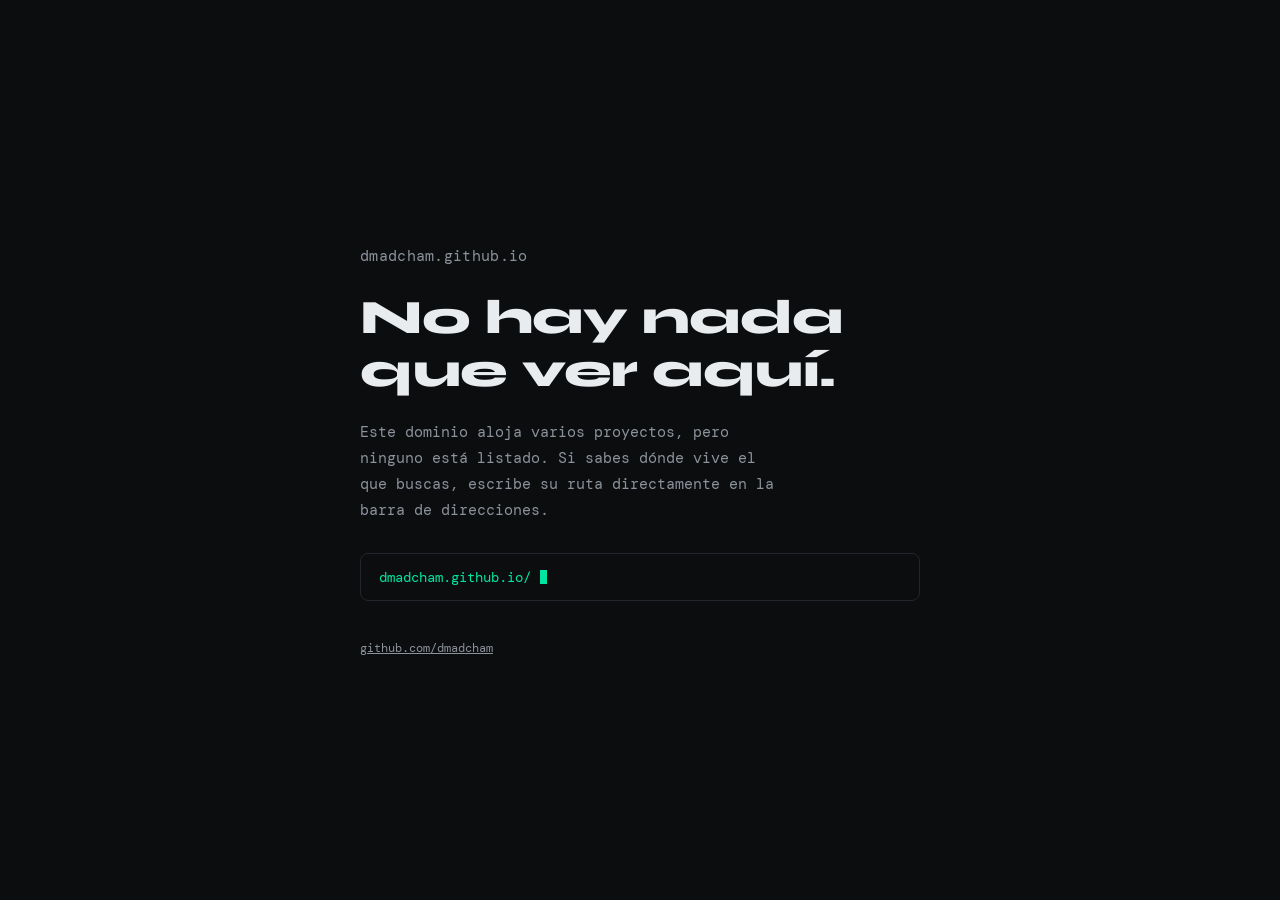
<file: index.html>
<!DOCTYPE html>
<html lang="es">
<head>
<meta charset="UTF-8">
<meta name="viewport" content="width=device-width, initial-scale=1.0">
<title>Diego</title>
<link rel="preconnect" href="https://fonts.googleapis.com">
<link rel="preconnect" href="https://fonts.gstatic.com" crossorigin>
<link href="https://fonts.googleapis.com/css2?family=Syne:wght@500;700;800&family=DM+Mono:wght@400;500&display=swap" rel="stylesheet">
<style>
  :root {
    --bg: #0c0d0f;
    --line: #22252b;
    --accent: #00e5a0;
    --text: #e9ecef;
    --text-dim: #8b929c;
  }

  * { box-sizing: border-box; }

  html, body {
    margin: 0;
    padding: 0;
    background: var(--bg);
    color: var(--text);
    font-family: 'DM Mono', monospace;
    min-height: 100vh;
  }

  body {
    display: flex;
    align-items: center;
    justify-content: center;
    padding: 6vh 6vw;
  }

  .wrap {
    width: 100%;
    max-width: 560px;
    text-align: left;
  }

  .eyebrow {
    color: var(--accent);
    font-size: 0.85rem;
    letter-spacing: 0.02em;
    margin: 0 0 0.6rem 0;
  }

  h1 {
    font-family: 'Syne', sans-serif;
    font-weight: 800;
    font-size: clamp(2rem, 5.5vw, 3rem);
    line-height: 1.1;
    margin: 0 0 1.4rem 0;
    letter-spacing: -0.01em;
  }

  .wrap p {
    color: var(--text-dim);
    font-size: 0.95rem;
    line-height: 1.7;
    max-width: 46ch;
    margin: 0 0 1.4rem 0;
  }

  .barra {
    display: flex;
    align-items: center;
    gap: 0.6rem;
    border: 1px solid var(--line);
    border-radius: 8px;
    padding: 0.9rem 1.1rem;
    margin: 1.8rem 0;
    color: var(--text-dim);
    font-size: 0.9rem;
  }

  .barra .prompt {
    color: var(--accent);
  }

  .barra .cursor {
    display: inline-block;
    width: 7px;
    height: 1em;
    background: var(--accent);
    animation: blink 1s step-end infinite;
    vertical-align: middle;
  }

  @keyframes blink {
    50% { opacity: 0; }
  }

  footer {
    margin-top: 2.4rem;
    color: var(--text-dim);
    font-size: 0.75rem;
  }

  footer a {
    color: var(--text-dim);
  }

  @media (prefers-reduced-motion: reduce) {
    .barra .cursor { animation: none; }
  }
</style>
</head>
<body>
  <div class="wrap">
    <p class="eyebrow">dmadcham.github.io</p>
    <h1>No hay nada que ver aquí.</h1>
    <p>Este dominio aloja varios proyectos, pero ninguno está listado. Si sabes dónde vive el que buscas, escribe su ruta directamente en la barra de direcciones.</p>

    <div class="barra">
      <span class="prompt">dmadcham.github.io/</span><span class="cursor"></span>
    </div>

    <footer>
      <a href="https://github.com/dmadcham">github.com/dmadcham</a>
    </footer>
  </div>
</body>
</html>
</file>
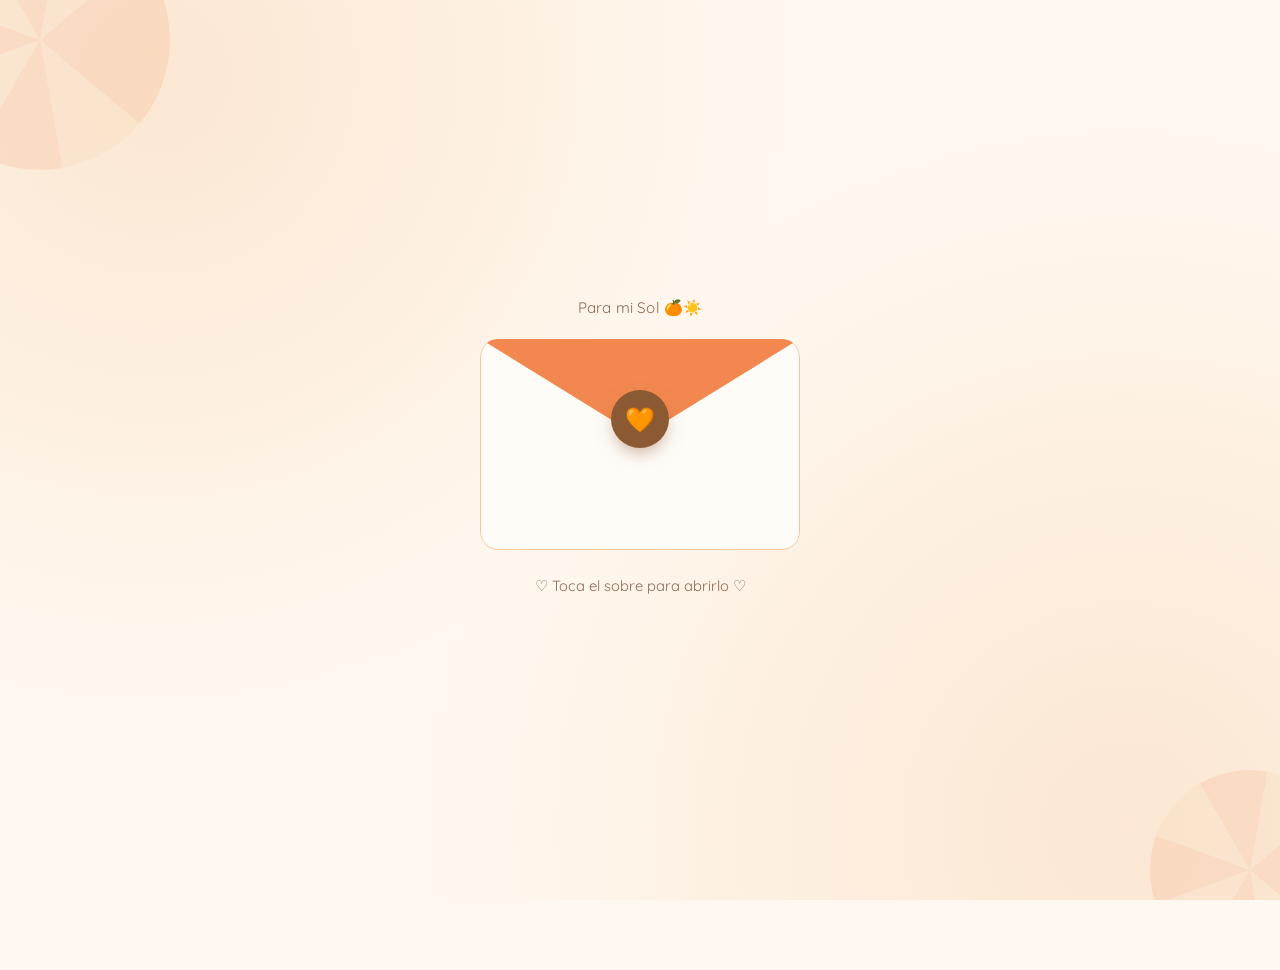
<file: cumplesol/index.html>
<!DOCTYPE html>
<html lang="es">
<head>
<meta charset="UTF-8">
<meta name="viewport" content="width=device-width, initial-scale=1.0, viewport-fit=cover">
<title>Para Sol 🍊</title>
<meta name="theme-color" content="#FFF8F0">
<link rel="preconnect" href="https://fonts.googleapis.com">
<link rel="preconnect" href="https://fonts.gstatic.com" crossorigin>
<link href="https://fonts.googleapis.com/css2?family=Fraunces:ital,opsz,wght@0,9..144,400;0,9..144,500;0,9..144,600;1,9..144,500&family=Quicksand:wght@400;500;600;700&display=swap" rel="stylesheet">
<style>
  :root{
    --cream:#FFF8F0;
    --cream-alt:#FFFCF8;
    --peach:#F2884F;
    --peach-light:#F5C79A;
    --peach-pale:#FBE7D2;
    --terracotta:#8C5A32;
    --terracotta-dark:#5C3A20;
    --text-main:#4A3324;
    --text-soft:#8C6A52;
    --shadow: 0 20px 45px -20px rgba(120,70,30,0.35);
  }

  *{box-sizing:border-box; -webkit-tap-highlight-color: transparent;}
  html{
    -webkit-text-size-adjust: 100%;
    text-size-adjust: 100%;
    overflow-x: hidden;
    width: 100%;
  }
  body{
    margin:0;
    min-height:100vh;
    width: 100%;
    max-width: 100vw;
    background: radial-gradient(circle at 12% 8%, var(--peach-pale) 0%, transparent 45%),
                radial-gradient(circle at 88% 92%, var(--peach-pale) 0%, transparent 50%),
                var(--cream);
    color: var(--text-main);
    font-family:'Quicksand', sans-serif;
    overflow-x:hidden;
    position: relative;
    -webkit-font-smoothing: antialiased;
  }

  h1,h2,h3, .display{
    font-family:'Fraunces', serif;
    font-weight:600;
    line-height:1.15;
    margin:0;
  }

  .screen{
    min-height:100vh;
    width:100%;
    max-width: 100vw;
    display:none;
    align-items:center;
    justify-content:center;
    padding: calc(32px + env(safe-area-inset-top)) calc(18px + env(safe-area-inset-right)) calc(40px + env(safe-area-inset-bottom)) calc(18px + env(safe-area-inset-left));
    position:relative;
    overflow-x: hidden;
  }
  .screen.active{ display:flex; }

  .decor-orange{
    position:absolute;
    border-radius:50%;
    background: conic-gradient(from 90deg, var(--peach) 0deg 40deg, var(--peach-light) 40deg 80deg, var(--peach) 80deg 120deg, var(--peach-light) 120deg 160deg, var(--peach) 160deg 200deg, var(--peach-light) 200deg 240deg, var(--peach) 240deg 280deg, var(--peach-light) 280deg 320deg, var(--peach) 320deg 360deg);
    opacity:0.14;
    filter: blur(0.5px);
    pointer-events:none;
    z-index:0;
  }

  /* ---------- ENVELOPE ---------- */
  .envelope-wrap{ text-align:center; max-width: 480px; }
  .envelope-label{
    font-size: 0.95rem;
    color: var(--text-soft);
    margin-bottom: 22px;
    letter-spacing: 0.2px;
  }
  .envelope{
    position:relative;
    width: min(78vw, 320px);
    height: calc(min(78vw, 320px) * 0.66);
    margin: 0 auto;
    cursor:pointer;
    -webkit-tap-highlight-color: transparent;
    overflow: hidden;
    border-radius: 18px;
  }
  .env-body{
    position:absolute; inset:0;
    background: var(--cream-alt);
    border: 1.5px solid var(--peach-light);
    border-radius: 18px;
    box-shadow: var(--shadow);
    overflow:hidden;
    z-index:1;
  }
  .env-body::before, .env-body::after{
    content:"";
    position:absolute;
    bottom:0;
    width:0; height:0;
    border-style:solid;
  }
  .env-body::before{
    left:0;
    border-width: 0 0 78px 50%;
    border-color: transparent transparent var(--peach-pale) transparent;
  }
  .env-body::after{
    right:0;
    border-width: 78px 50% 0 0;
    border-color: transparent transparent transparent var(--peach-pale);
  }
  .env-flap{
    position:absolute;
    top:0; left:0; right:0;
    height: 60%;
    background: var(--peach);
    clip-path: polygon(0 0, 100% 0, 50% 78%);
    transform-origin: top center;
    transition: transform 0.9s cubic-bezier(.6,-0.28,.4,1.3);
    z-index:3;
    border-radius: 18px 18px 0 0;
  }
  .envelope.open .env-flap{ transform: rotateX(178deg); }
  .env-seal{
    position:absolute;
    left:50%; top:38%;
    transform: translate(-50%,-50%);
    width:58px; height:58px;
    border-radius:50%;
    background: var(--terracotta);
    display:flex; align-items:center; justify-content:center;
    color:#fff; font-size:1.5rem;
    box-shadow: 0 8px 20px -6px rgba(140,90,50,0.6);
    z-index:4;
    transition: transform 0.35s ease;
  }
  .envelope:hover .env-seal{ transform: translate(-50%,-50%) scale(1.06); }
  .envelope.open .env-seal{ opacity:0; transform: translate(-50%,-50%) scale(0.4); }

  .env-letter-peek{
    position:absolute;
    left:8%; right:8%;
    bottom:8px;
    height:70%;
    background: var(--cream-alt);
    border-radius: 12px 12px 4px 4px;
    box-shadow: 0 -6px 16px -8px rgba(140,90,50,0.25);
    transform: translateY(115%);
    opacity: 0;
    transition: transform 0.7s cubic-bezier(.2,.8,.3,1) 0.25s, opacity 0.3s ease 0.25s;
    z-index:2;
  }
  .envelope.open .env-letter-peek{ transform: translateY(-6%); opacity: 1; }

  .envelope-hint{
    margin-top: 26px;
    font-size: 0.92rem;
    color: var(--text-soft);
  }

  /* ---------- LETTER CARD ---------- */
  .letter-card{
    max-width: 620px;
    width:100%;
    background: var(--cream-alt);
    border-radius: 28px;
    padding: clamp(28px, 5vw, 52px);
    box-shadow: var(--shadow);
    border: 1px solid var(--peach-pale);
    position:relative;
  }
  .letter-title{
    font-size: clamp(1.6rem, 4vw, 2.2rem);
    color: var(--terracotta-dark);
    margin-bottom: 22px;
  }
  .letter-body p{
    font-size: 1.05rem;
    line-height:1.75;
    color: var(--text-main);
    margin: 0 0 18px;
  }
  .letter-sign{
    font-family:'Fraunces', serif;
    font-style: italic;
    font-size: 1.15rem;
    color: var(--terracotta);
    margin-top: 8px;
  }
  .letter-cta{ margin-top: 30px; text-align:center; }

  /* ---------- BUTTONS ---------- */
  .btn{
    font-family:'Quicksand', sans-serif;
    font-weight:600;
    font-size: 1rem;
    border:none;
    border-radius: 999px;
    padding: 14px 30px;
    cursor:pointer;
    transition: transform 0.2s ease, box-shadow 0.2s ease, background 0.2s ease, opacity 0.2s ease;
  }
  .btn-primary{
    background: var(--peach);
    color: #6B3A24;
    box-shadow: 0 10px 24px -10px rgba(140,90,50,0.55);
  }
  .btn-primary:hover:not(:disabled){ transform: translateY(-2px); box-shadow: 0 14px 28px -10px rgba(140,90,50,0.65); }
  .btn-primary:disabled{ opacity:0.45; cursor:not-allowed; box-shadow:none; }
  .btn-text{
    background: transparent;
    color: var(--text-soft);
    padding: 14px 18px;
  }
  .btn-text:hover{ color: var(--terracotta-dark); }
  .btn:focus-visible, .opt-card:focus-visible, .env-seal:focus-visible{
    outline: 3px solid var(--terracotta-dark);
    outline-offset: 3px;
  }

  /* ---------- STEP FORM ---------- */
  .step-wrap{ max-width: 640px; width:100%; }
  .progress-row{
    display:flex; align-items:center; justify-content:center;
    gap: 10px; margin-bottom: 30px;
  }
  .prog-dot{
    width: 30px; height:30px; border-radius:50%;
    display:flex; align-items:center; justify-content:center;
    font-size:0.85rem; font-weight:600;
    background: var(--cream-alt); color: var(--text-soft);
    border: 1.5px solid var(--peach-light);
    transition: all 0.3s ease;
  }
  .prog-dot.done{ background: var(--terracotta); border-color: var(--terracotta); color:#fff; }
  .prog-dot.current{ background: var(--peach); border-color: var(--peach); color:#6B3A24; transform: scale(1.12); }
  .prog-line{ width: 18px; height:2px; background: var(--peach-light); }

  .step-card{
    background: var(--cream-alt);
    border-radius: 26px;
    padding: clamp(24px, 4vw, 40px);
    box-shadow: var(--shadow);
    border: 1px solid var(--peach-pale);
  }
  .step-title{
    font-size: clamp(1.3rem, 3.4vw, 1.7rem);
    color: var(--terracotta-dark);
    margin-bottom: 4px;
  }
  .step-sub{
    color: var(--text-soft);
    font-size: 0.95rem;
    margin-bottom: 24px;
  }

  .opt-grid{
    display:grid;
    grid-template-columns: 1fr;
    gap: 14px;
  }
  .opt-card{
    display:flex;
    align-items:flex-start;
    gap: 14px;
    text-align:left;
    background: var(--cream);
    border: 1.5px solid var(--peach-pale);
    border-radius: 18px;
    padding: 16px 18px;
    cursor:pointer;
    transition: transform 0.18s ease, border-color 0.18s ease, background 0.18s ease, box-shadow 0.18s ease;
    font-family:'Quicksand', sans-serif;
  }
  .opt-card:hover{ transform: translateY(-2px); box-shadow: 0 12px 22px -14px rgba(140,90,50,0.4); }
  .opt-card.selected{
    background: var(--peach-pale);
    border-color: var(--terracotta);
    box-shadow: 0 10px 22px -12px rgba(140,90,50,0.45);
  }
  .opt-icon{ font-size: 1.6rem; line-height:1; margin-top:2px; }
  .opt-title{ font-weight:700; color: var(--text-main); margin-bottom:3px; font-size: 1.02rem; }
  .opt-desc{ font-size: 0.9rem; color: var(--text-soft); line-height:1.4; }

  .step-nav{
    display:flex; justify-content:space-between; align-items:center;
    margin-top: 28px;
  }

  /* ---------- SUMMARY ---------- */
  .summary-list{ display:flex; flex-direction:column; gap:12px; margin: 22px 0 30px; }
  .summary-item{
    display:flex; justify-content:space-between; align-items:center;
    gap: 12px;
    background: var(--cream);
    border: 1.5px solid var(--peach-pale);
    border-radius: 16px;
    padding: 14px 18px;
  }
  .summary-item .label{ font-size:0.8rem; color: var(--text-soft); margin-bottom:2px;}
  .summary-item .value{ font-weight:700; color: var(--text-main); font-size:0.98rem;}
  .summary-item button{
    background:none; border:none; color: var(--terracotta-dark);
    font-family:'Quicksand',sans-serif; font-weight:600; font-size:0.85rem;
    cursor:pointer; white-space:nowrap;
  }
  .summary-item button:hover{ text-decoration: underline; }

  /* ---------- CONFIRMATION ---------- */
  .confetti-piece{
    position:fixed; top:0; left:0;
    font-size: 1.2rem;
    pointer-events:none;
    z-index: 60;
    will-change: transform, opacity;
  }
  @keyframes fall{
    0%{ transform: translate(var(--x0), -10vh) rotate(0deg); opacity:1; }
    100%{ transform: translate(var(--x1), 110vh) rotate(var(--rot)); opacity:0.9; }
  }

  .confirm-card{
    max-width: 480px; width:100%;
    background: var(--cream-alt);
    border-radius: 28px;
    padding: clamp(30px, 6vw, 48px);
    text-align:center;
    box-shadow: var(--shadow);
    border: 1px solid var(--peach-pale);
  }
  .confirm-emoji{ font-size: 3rem; margin-bottom: 10px; }
  .confirm-title{ font-size: clamp(1.4rem,4vw,1.8rem); color: var(--terracotta-dark); margin-bottom: 14px; }
  .confirm-text{ font-size:1.02rem; line-height:1.7; color: var(--text-main); margin-bottom: 8px;}

  @media (min-width: 600px){
    .opt-grid{ grid-template-columns: 1fr 1fr 1fr; }
    .opt-card{ flex-direction:column; align-items:flex-start; }
  }

  @media (prefers-reduced-motion: reduce){
    *{ animation-duration: 0.001ms !important; transition-duration: 0.001ms !important; }
  }
</style>
</head>
<body>

<div class="decor-orange" style="width:260px;height:260px;top:-90px;left:-90px;"></div>
<div class="decor-orange" style="width:200px;height:200px;bottom:-70px;right:-70px;"></div>

<!-- SCREEN 0: ENVELOPE -->
<section class="screen active" id="screen-envelope">
  <div class="envelope-wrap">
    <p class="envelope-label">Para mi Sol 🍊☀️</p>
    <div class="envelope" id="envelope" role="button" tabindex="0" aria-label="Abrir el sobre">
      <div class="env-letter-peek"></div>
      <div class="env-body"></div>
      <div class="env-flap"></div>
      <div class="env-seal">🧡</div>
    </div>
    <p class="envelope-hint">♡ Toca el sobre para abrirlo ♡</p>
  </div>
</section>

<!-- SCREEN 1: LETTER -->
<section class="screen" id="screen-letter">
  <div class="letter-card">
    <h1 class="letter-title">¡Feliz Cumpleaños Mi Amor! 🎂🧡</h1>
    <div class="letter-body">
      <p>Espero que disfrutes muchísimo tu día con tu familia hoy. No he podido prepararte mucha cosita en el poco tiempo que he tenido desde que empezamos esta bonita relación. Pero no quería dejar pasar este día tan importante sin prepararte algo.</p>
      <p>Por eso y porque te amo te preparo esta cartita. Y como sé la ilusión que nos hace a los dos y las ganas que tenemos de vernos y tener nuestra primera e inolvidable cita para cuando por fin vengan esas vacaciones y estés por aquí por Madrid, he preparado un borrador de nuestra primera cita juntos por la ciudad. Pero como quiero que sea 100% a tu gusto, tú tienes la última palabra 🙈.</p>
      <p>Tengo de verdad tantas ganas de vernos, poder abrazarte, besarte y en general estar a tu lado que no aguanto más para dejar todo planeado ya para cuando estés aquí disfrutar como dos niños pequeños muy enamorados.</p>
      <p>Te mereces el mundo entero mi amor, por eso quiero que seas tú la que elige tus opciones favoritas y lo dejamos todo reservado para cuando vengas.</p>
      <p class="letter-sign">Con todo mi cariño y amor, Diego</p>
    </div>
    <div class="letter-cta">
      <button class="btn btn-primary" id="btn-start">Diseñar nuestra cita ✨</button>
    </div>
  </div>
</section>

<!-- SCREEN 2: STEP FORM -->
<section class="screen" id="screen-steps">
  <div class="step-wrap">
    <div class="progress-row" id="progress-row"></div>
    <div class="step-card" id="step-card">
      <!-- rendered by JS -->
    </div>
  </div>
</section>

<!-- SCREEN 3: SUMMARY -->
<section class="screen" id="screen-summary">
  <div class="step-wrap">
    <div class="step-card">
      <h2 class="step-title">Así queda nuestra cita</h2>
      <p class="step-sub">Revisa tus elecciones, puedes cambiar cualquier paso antes de guardarla. No marcar una opción no significa no hacerla nunca, solo eliges que se hará este bonito día.</p>
      <div class="summary-list" id="summary-list"></div>
      <div style="text-align:center;">
        <button class="btn btn-primary" id="btn-save">Guardar nuestra cita ❤︎⁠</button>
        <p style="margin-top:14px; font-size:0.85rem; color:var(--text-soft);">El formulario es orientativo, si en el momento apetece otra cosa fluiremos según el día.</p>
      </div>
    </div>
  </div>
</section>

<!-- SCREEN 4: CONFIRMATION -->
<section class="screen" id="screen-confirm">
  <div class="confirm-card">
    <div class="confirm-emoji">🎉🧡🤎</div>
    <h2 class="confirm-title">¡Plan reservado con éxito!</h2>
    <p class="confirm-text">Deseando verte y disfrutar de la mejor cita del mundo con la mejor chica del mundo.</p>
    <p class="confirm-text">Te quiero mucho. Te espero en el aeropuerto 😉.</p>
  </div>
</section>

<script>
  const steps = [
    {
      title: "Primer destino al amanecer",
      sub: "Paso 1 de 5",
      options: [
        { icon:"🌳", title:"Paseo por parques", desc:"Paseo tranquilito por algún parque bonito." },
        { icon:"🏙️", title:"Callejear por el centro", desc:"Gran Vía, Sol y sus rincones." },
        { icon:"✨", title:"Museos divertidos", desc:"Museo diferente (sentidos, ilusiones, globos...)." }
      ]
    },
    {
      title: "La comida",
      sub: "Paso 2 de 5",
      options: [
        { icon:"🥘", title:"Bar típico", desc:"Sitiecito tradicional, de tapas o raciones." },
        { icon:"🍜", title:"Cocina internacional", desc:"Asiático, latino, hamburguesería... algo chulo." },
        { icon:"🧺", title:"Take Away", desc:"Comida para llevar y comer paseando o en algún banquito, si hace buen tiempo." }
      ]
    },
    {
      title: "Tardeo divertido",
      sub: "Paso 3 de 5",
      options: [
        { icon:"🎳", title:"Bolera/Minigolf + recreativos", desc:"Tarde clásica de recreativos." },
        { icon:"🛍️", title:"Centro comercial", desc:"Pasear viendo tiendas en un sitio fresquito." },
        { icon:"🔥", title:"Combo total", desc:"Pasear por un centro comercial y luego tomar algo o ir a los recress." }
      ]
    },
    {
      title: "El atardecer",
      sub: "Paso 4 de 5",
      options: [
        { icon:"🌇", title:"Rooftop/Sky Bar", desc:"Música, vistas de Madrid y tranquilidad." },
        { icon:"🌅", title:"Atardecer y cena al aire libre", desc:"Ver caer el sol con buenas vistas y algo de cenar o picar tipo picnic." },
        { icon:"🍹", title:"Sitio recogido", desc:"Tomar algo tranquilamente en algun restaurante." }
      ]
    },
    {
      title: "El final del día",
      sub: "Paso 5 de 5",
      options: [
        { icon:"🛋️", title:"Mantita y peli", desc:"Serie, película y relax en casa." },
        { icon:"🎲", title:"Jugar y hablar", desc:"Jugar a algo y charlar." },
        { icon:"💬", title:"Sin prisa", desc:"Simplemente estar tumbados charlando tranquilos." }
      ]
    }
  ];

  const state = { current: 0, choices: [null,null,null,null,null] };

  const screens = {
    envelope: document.getElementById('screen-envelope'),
    letter: document.getElementById('screen-letter'),
    steps: document.getElementById('screen-steps'),
    summary: document.getElementById('screen-summary'),
    confirm: document.getElementById('screen-confirm'),
  };

  function showScreen(name){
    Object.values(screens).forEach(s => s.classList.remove('active'));
    screens[name].classList.add('active');
    window.scrollTo({top:0, behavior:'instant' in window ? 'instant' : 'auto'});
  }

  // Envelope open
  const envelope = document.getElementById('envelope');
  function openEnvelope(){
    if(envelope.classList.contains('open')) return;
    envelope.classList.add('open');
    setTimeout(() => showScreen('letter'), 900);
  }
  envelope.addEventListener('click', openEnvelope);
  envelope.addEventListener('keydown', (e) => { if(e.key === 'Enter' || e.key === ' '){ e.preventDefault(); openEnvelope(); } });

  document.getElementById('btn-start').addEventListener('click', () => {
    state.current = 0;
    renderStep();
    showScreen('steps');
  });

  function renderProgress(){
    const row = document.getElementById('progress-row');
    row.innerHTML = '';
    steps.forEach((_, i) => {
      const dot = document.createElement('div');
      dot.className = 'prog-dot' + (i < state.current ? ' done' : i === state.current ? ' current' : '');
      dot.textContent = i + 1;
      row.appendChild(dot);
      if(i < steps.length - 1){
        const line = document.createElement('div');
        line.className = 'prog-line';
        row.appendChild(line);
      }
    });
  }

  function renderStep(){
    renderProgress();
    const s = steps[state.current];
    const card = document.getElementById('step-card');
    card.innerHTML = `
      <h2 class="step-title">${s.title}</h2>
      <p class="step-sub">${s.sub}</p>
      <div class="opt-grid" id="opt-grid"></div>
      <div class="step-nav">
        <button class="btn btn-text" id="btn-back">${state.current === 0 ? '' : '← Atrás'}</button>
        <button class="btn btn-primary" id="btn-next" disabled>${state.current === steps.length - 1 ? 'Ver resumen' : 'Siguiente'}</button>
      </div>
    `;
    const grid = document.getElementById('opt-grid');
    s.options.forEach((opt, idx) => {
      const btn = document.createElement('button');
      btn.type = 'button';
      btn.className = 'opt-card' + (state.choices[state.current] === idx ? ' selected' : '');
      btn.innerHTML = `<span class="opt-icon">${opt.icon}</span><span><span class="opt-title">${opt.title}</span><br><span class="opt-desc">${opt.desc}</span></span>`;
      btn.addEventListener('click', () => {
        state.choices[state.current] = idx;
        renderStep();
      });
      grid.appendChild(btn);
    });

    const nextBtn = document.getElementById('btn-next');
    nextBtn.disabled = state.choices[state.current] === null;
    nextBtn.addEventListener('click', () => {
      if(state.current === steps.length - 1){
        renderSummary();
        showScreen('summary');
      } else {
        state.current++;
        renderStep();
      }
    });

    const backBtn = document.getElementById('btn-back');
    if(state.current === 0){
      backBtn.style.visibility = 'hidden';
    } else {
      backBtn.addEventListener('click', () => {
        state.current--;
        renderStep();
      });
    }
  }

  function renderSummary(){
    const list = document.getElementById('summary-list');
    list.innerHTML = '';
    steps.forEach((s, i) => {
      const chosen = s.options[state.choices[i]];
      const item = document.createElement('div');
      item.className = 'summary-item';
      item.innerHTML = `
        <div>
          <div class="label">${s.title}</div>
          <div class="value">${chosen.icon} ${chosen.title}</div>
        </div>
        <button type="button">Editar</button>
      `;
      item.querySelector('button').addEventListener('click', () => {
        state.current = i;
        renderStep();
        showScreen('steps');
      });
      list.appendChild(item);
    });
  }

  // Sustituye esta URL por la de tu formulario de Formspree (gratis).
  // Instrucciones al final de la respuesta del chat.
  const FORMSPREE_ENDPOINT = "https://formspree.io/f/mdeopvlj";

  document.getElementById('btn-save').addEventListener('click', () => {
    sendSummaryAutomatically();
    launchConfetti();
    setTimeout(() => showScreen('confirm'), 300);
  });

  function buildSummaryLines(){
    return steps.map((s, i) => {
      const chosen = s.options[state.choices[i]];
      return `${s.title} - ${chosen.title}`;
    });
  }

  function sendSummaryAutomatically(){
    const to = 'madronerochamorrod@gmail.com';
    const subject = 'CITA SOL';
    const lines = buildSummaryLines();
    const body = lines.join('\n');

    if(FORMSPREE_ENDPOINT.includes('TU_ID_AQUÍ')){
      // Formspree aún no está configurado: se abre el correo como copia de seguridad.
      window.location.href = `mailto:${to}?subject=${encodeURIComponent(subject)}&body=${encodeURIComponent(body)}`;
      return;
    }

    fetch(FORMSPREE_ENDPOINT, {
      method: 'POST',
      headers: { 'Accept': 'application/json', 'Content-Type': 'application/json' },
      body: JSON.stringify({ _subject: subject, mensaje: body })
    }).then(response => {
      if(!response.ok){
        return response.json().then(data => {
          console.error('Formspree respondió con error:', response.status, data);
          window.location.href = `mailto:${to}?subject=${encodeURIComponent(subject)}&body=${encodeURIComponent(body)}`;
        });
      }
      console.log('Correo enviado correctamente vía Formspree.');
    }).catch(err => {
      // Si falla el envío automático (sin conexión, dominio no permitido, etc.), copia de seguridad por correo.
      console.error('Fallo de red al contactar Formspree:', err);
      window.location.href = `mailto:${to}?subject=${encodeURIComponent(subject)}&body=${encodeURIComponent(body)}`;
    });
  }

  function launchConfetti(){
    const emojis = ['🧡','🍊','💛','✨','🎉'];
    const count = 46;
    for(let i = 0; i < count; i++){
      const el = document.createElement('div');
      el.className = 'confetti-piece';
      el.textContent = emojis[Math.floor(Math.random() * emojis.length)];
      const startX = Math.random() * 100;
      const drift = (Math.random() * 30 - 15);
      const duration = 2.4 + Math.random() * 1.6;
      const delay = Math.random() * 0.4;
      const rot = Math.random() * 360;
      el.style.left = startX + 'vw';
      el.style.setProperty('--x0', '0px');
      el.style.setProperty('--x1', drift + 'vw');
      el.style.setProperty('--rot', rot + 'deg');
      el.style.animation = `fall ${duration}s ease-in ${delay}s forwards`;
      document.body.appendChild(el);
      setTimeout(() => el.remove(), (duration + delay) * 1000 + 200);
    }
  }
</script>
</body>
</html>
</file>
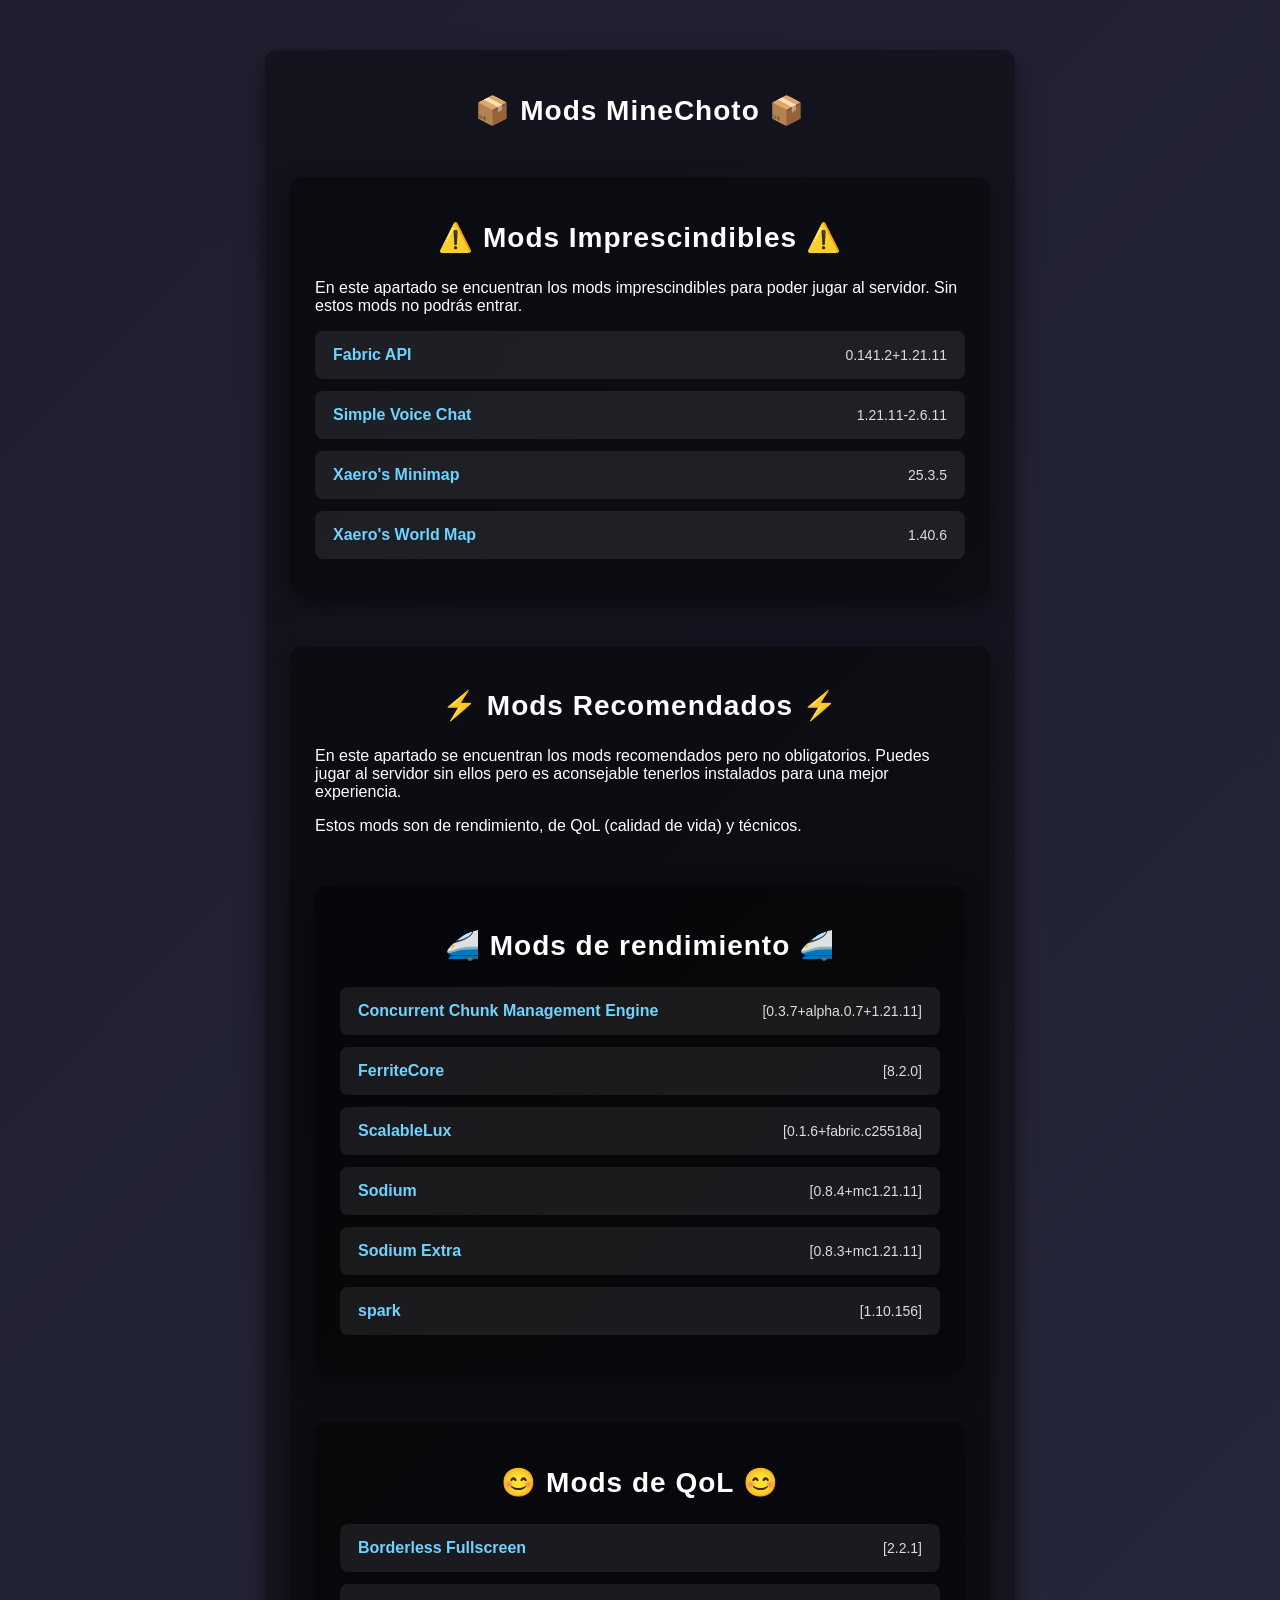
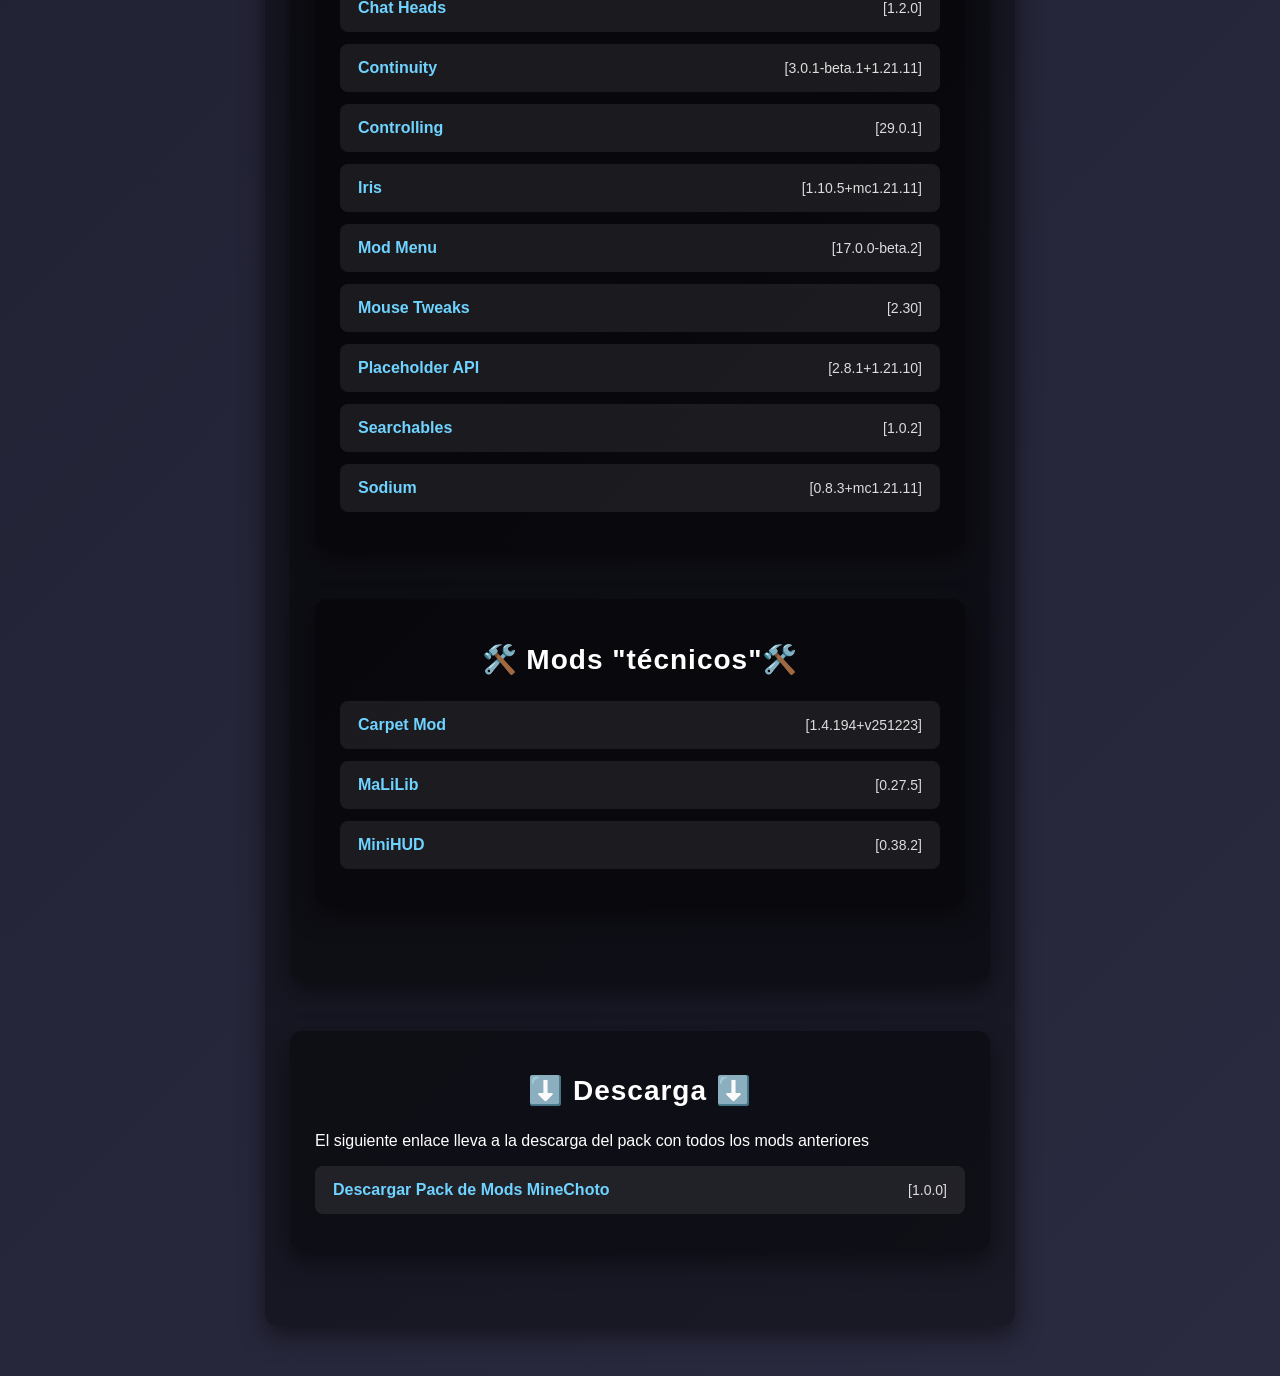
<file: minechoto/index.html>
<!DOCTYPE html>
<html lang="es">

<head>
    <meta charset="UTF-8">
    <title>Lista de Mods de Minecraft</title>

    <style>
        body {
            margin: 0;
            padding: 0;
            font-family: Arial, Helvetica, sans-serif;
            background: linear-gradient(135deg, #1e1e2f, #2a2a40);
            color: #ffffff;
        }

        .container {
            max-width: 700px;
            margin: 50px auto;
            padding: 25px;
            background-color: rgba(0, 0, 0, 0.4);
            border-radius: 12px;
            box-shadow: 0 10px 25px rgba(0, 0, 0, 0.5);
        }

        h1 {
            text-align: center;
            margin-bottom: 25px;
            font-size: 28px;
            letter-spacing: 1px;
        }

        ul {
            list-style: none;
            padding: 0;
            margin: 0;
        }

        li {
            background-color: rgba(255, 255, 255, 0.08);
            margin-bottom: 12px;
            padding: 15px 18px;
            border-radius: 8px;
            display: flex;
            justify-content: space-between;
            align-items: center;
            transition: background-color 0.2s, transform 0.2s;
        }

        li:hover {
            background-color: rgba(255, 255, 255, 0.15);
            transform: scale(1.02);
        }

        a {
            color: #6fd3ff;
            text-decoration: none;
            font-weight: bold;
        }

        a:hover {
            text-decoration: underline;
        }

        .version {
            font-size: 14px;
            opacity: 0.85;
            margin-left: 10px;
            white-space: nowrap;
        }
    </style>
</head>

<body>
    <div class="container">
        <h1>📦 Mods MineChoto 📦</h1>
        <div class="container">
            <h1>⚠️ Mods Imprescindibles ⚠️</h1>
            <p>En este apartado se encuentran los mods imprescindibles para poder jugar al servidor. Sin estos mods no podrás entrar.</p>
            <ul>
                <li>
                    <a href="https://modrinth.com/mod/P7dR8mSH" target="_blank">Fabric API</a>
                    <span class="version">0.141.2+1.21.11</span>
                </li>
                <li>
                    <a href="https://modrinth.com/mod/9eGKb6K1" target="_blank">Simple Voice Chat</a>
                    <span class="version">1.21.11-2.6.11</span>
                </li>
                <li>
                    <a href="https://modrinth.com/mod/1bokaNcj" target="_blank">Xaero's Minimap</a>
                    <span class="version">25.3.5</span>
                </li>
                <li>
                    <a href="https://modrinth.com/mod/NcUtCpym" target="_blank">Xaero's World Map</a>
                    <span class="version">1.40.6</span>
                </li>
            </ul>
        </div>
        <div class="container">
            <h1>⚡ Mods Recomendados ⚡</h1>
            <p>En este apartado se encuentran los mods recomendados pero no obligatorios. Puedes jugar al servidor sin
                ellos pero es aconsejable tenerlos instalados para una mejor experiencia.</p>
            <p>Estos mods son de rendimiento, de QoL (calidad de vida) y técnicos.</p>
            <div class="container">
                <h1>🚄 Mods de rendimiento 🚄</h1>
                <ul>
                    <li>
                        <a href="https://modrinth.com/mod/VSNURh3q" target="_blank">Concurrent Chunk Management
                            Engine</a>
                        <span class="version">[0.3.7+alpha.0.7+1.21.11]</span>
                    </li>
                    <li>
                        <a href="https://modrinth.com/mod/uXXizFIs" target="_blank">FerriteCore</a>
                        <span class="version">[8.2.0]</span>
                    </li>
                    <li>
                        <a href="https://modrinth.com/mod/Ps1zyz6x" target="_blank">ScalableLux</a>
                        <span class="version">[0.1.6+fabric.c25518a]</span>
                    </li>
                    <li>
                        <a href="https://modrinth.com/mod/AANobbMI" target="_blank">Sodium</a>
                        <span class="version">[0.8.4+mc1.21.11]</span>
                    </li>
                    <li>
                        <a href="https://modrinth.com/mod/PtjYWJkn" target="_blank">Sodium Extra</a>
                        <span class="version">[0.8.3+mc1.21.11]</span>
                    </li>
                    <li>
                        <a href="https://modrinth.com/mod/l6YH9Als" target="_blank">spark</a>
                        <span class="version">[1.10.156]</span>
                    </li>
                </ul>
            </div>
            <div class="container">
                <h1>😊 Mods de QoL 😊</h1>
                <ul>
                    <li>
                        <a href="https://modrinth.com/mod/UIexcMP1" target="_blank">Borderless Fullscreen</a>
                        <span class="version">[2.2.1]</span>
                    </li>
                    <li>
                        <a href="https://modrinth.com/mod/Wb5oqrBJ" target="_blank">Chat Heads</a>
                        <span class="version">[1.2.0]</span>
                    </li>
                    <li>
                        <a href="https://modrinth.com/mod/1IjD5062" target="_blank">Continuity</a>
                        <span class="version">[3.0.1-beta.1+1.21.11]</span>
                    </li>
                    <li>
                        <a href="https://modrinth.com/mod/xv94TkTM" target="_blank">Controlling</a>
                        <span class="version">[29.0.1]</span>
                    </li>
                    <li>
                        <a href="https://modrinth.com/mod/YL57xq9U" target="_blank">Iris</a>
                        <span class="version">[1.10.5+mc1.21.11]</span>
                    </li>
                    <li>
                        <a href="https://modrinth.com/mod/mOgUt4GM" target="_blank">Mod Menu</a>
                        <span class="version">[17.0.0-beta.2]</span>
                    </li>
                    <li>
                        <a href="https://modrinth.com/mod/aC3cM3Vq" target="_blank">Mouse Tweaks</a>
                        <span class="version">[2.30]</span>
                    </li>
                    <li>
                        <a href="https://modrinth.com/mod/eXts2L7r" target="_blank">Placeholder API</a>
                        <span class="version">[2.8.1+1.21.10]</span>
                    </li>
                    <li>
                        <a href="https://modrinth.com/mod/fuuu3xnx" target="_blank">Searchables</a>
                        <span class="version">[1.0.2]</span>
                    </li>
                    <li>
                        <a href="https://modrinth.com/mod/AANobbMI" target="_blank">Sodium</a>
                        <span class="version">[0.8.3+mc1.21.11]</span>
                    </li>
                </ul>
            </div>
            <div class="container">
                <h1>🛠️ Mods "técnicos"🛠️</h1>
                <ul>

                    <li>
                        <a href="https://modrinth.com/mod/TQTTVgYE">Carpet Mod</a>
                        <span class="version">[1.4.194+v251223]</span>
                    </li>
                    <li>
                        <a href="https://modrinth.com/mod/GcWjdA9I">MaLiLib</a>
                        <span class="version">[0.27.5]</span>

                    </li>
                    <li>
                        <a href="https://modrinth.com/mod/UMxybHE8">MiniHUD</a>
                        <span class="version">[0.38.2]</span>

                    </li>
                </ul>
            </div>

        </div>
        <div class="container">
            <h1> ⬇️ Descarga ⬇️ </h1>
            <p>El siguiente enlace lleva a la descarga del pack con todos los mods anteriores</p>

            <ul>
                <li>
                    <a href="https://www.mediafire.com/file/mczmpvfmry556gw/mods-minechoto.zip/file" target="_blank">Descargar
                        Pack de Mods MineChoto</a>
                        <span class="version">[1.0.0]</span>
                </li>
            </ul>
        </div>
    </div>
</body>

</html>
</file>
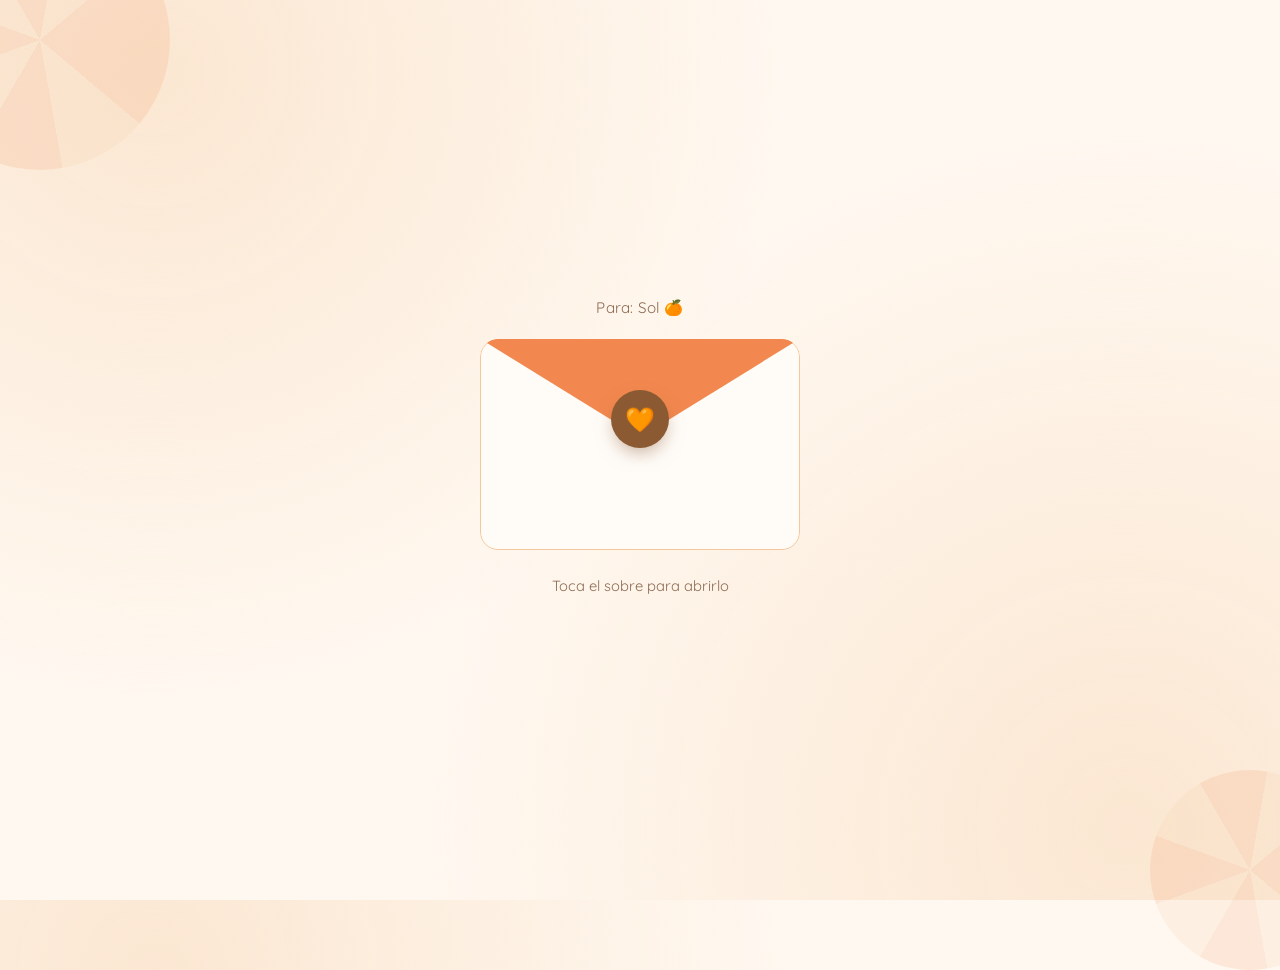
<file: cumplesol/sol-cumple.html>
<!DOCTYPE html>
<html lang="es">
<head>
<meta charset="UTF-8">
<meta name="viewport" content="width=device-width, initial-scale=1.0, viewport-fit=cover">
<title>Para Sol 🍊</title>
<meta name="theme-color" content="#FFF8F0">
<link rel="preconnect" href="https://fonts.googleapis.com">
<link rel="preconnect" href="https://fonts.gstatic.com" crossorigin>
<link href="https://fonts.googleapis.com/css2?family=Fraunces:ital,opsz,wght@0,9..144,400;0,9..144,500;0,9..144,600;1,9..144,500&family=Quicksand:wght@400;500;600;700&display=swap" rel="stylesheet">
<style>
  :root{
    --cream:#FFF8F0;
    --cream-alt:#FFFCF8;
    --peach:#F2884F;
    --peach-light:#F5C79A;
    --peach-pale:#FBE7D2;
    --terracotta:#8C5A32;
    --terracotta-dark:#5C3A20;
    --text-main:#4A3324;
    --text-soft:#8C6A52;
    --shadow: 0 20px 45px -20px rgba(120,70,30,0.35);
  }

  *{box-sizing:border-box; -webkit-tap-highlight-color: transparent;}
  html{
    scroll-behavior:smooth;
    -webkit-text-size-adjust: 100%;
    text-size-adjust: 100%;
  }
  body{
    margin:0;
    min-height:100vh;
    min-height:100dvh;
    background: radial-gradient(circle at 12% 8%, var(--peach-pale) 0%, transparent 45%),
                radial-gradient(circle at 88% 92%, var(--peach-pale) 0%, transparent 50%),
                var(--cream);
    color: var(--text-main);
    font-family:'Quicksand', sans-serif;
    overflow-x:hidden;
    -webkit-font-smoothing: antialiased;
  }

  h1,h2,h3, .display{
    font-family:'Fraunces', serif;
    font-weight:600;
    line-height:1.15;
    margin:0;
  }

  .screen{
    min-height:100vh;
    min-height:100dvh;
    width:100%;
    display:none;
    align-items:center;
    justify-content:center;
    padding: calc(32px + env(safe-area-inset-top)) calc(18px + env(safe-area-inset-right)) calc(40px + env(safe-area-inset-bottom)) calc(18px + env(safe-area-inset-left));
    position:relative;
  }
  .screen.active{ display:flex; }

  .decor-orange{
    position:absolute;
    border-radius:50%;
    background: conic-gradient(from 90deg, var(--peach) 0deg 40deg, var(--peach-light) 40deg 80deg, var(--peach) 80deg 120deg, var(--peach-light) 120deg 160deg, var(--peach) 160deg 200deg, var(--peach-light) 200deg 240deg, var(--peach) 240deg 280deg, var(--peach-light) 280deg 320deg, var(--peach) 320deg 360deg);
    opacity:0.14;
    filter: blur(0.5px);
    pointer-events:none;
  }

  /* ---------- ENVELOPE ---------- */
  .envelope-wrap{ text-align:center; max-width: 480px; }
  .envelope-label{
    font-size: 0.95rem;
    color: var(--text-soft);
    margin-bottom: 22px;
    letter-spacing: 0.2px;
  }
  .envelope{
    position:relative;
    width: min(78vw, 320px);
    height: calc(min(78vw, 320px) * 0.66);
    margin: 0 auto;
    cursor:pointer;
    -webkit-tap-highlight-color: transparent;
    overflow: hidden;
    border-radius: 18px;
  }
  .env-body{
    position:absolute; inset:0;
    background: var(--cream-alt);
    border: 1.5px solid var(--peach-light);
    border-radius: 18px;
    box-shadow: var(--shadow);
    overflow:hidden;
    z-index:1;
  }
  .env-body::before, .env-body::after{
    content:"";
    position:absolute;
    bottom:0;
    width:0; height:0;
    border-style:solid;
  }
  .env-body::before{
    left:0;
    border-width: 0 0 78px 50%;
    border-color: transparent transparent var(--peach-pale) transparent;
  }
  .env-body::after{
    right:0;
    border-width: 78px 50% 0 0;
    border-color: transparent transparent transparent var(--peach-pale);
  }
  .env-flap{
    position:absolute;
    top:0; left:0; right:0;
    height: 60%;
    background: var(--peach);
    clip-path: polygon(0 0, 100% 0, 50% 78%);
    transform-origin: top center;
    transition: transform 0.9s cubic-bezier(.6,-0.28,.4,1.3);
    z-index:3;
    border-radius: 18px 18px 0 0;
  }
  .envelope.open .env-flap{ transform: rotateX(178deg); }
  .env-seal{
    position:absolute;
    left:50%; top:38%;
    transform: translate(-50%,-50%);
    width:58px; height:58px;
    border-radius:50%;
    background: var(--terracotta);
    display:flex; align-items:center; justify-content:center;
    color:#fff; font-size:1.5rem;
    box-shadow: 0 8px 20px -6px rgba(140,90,50,0.6);
    z-index:4;
    transition: transform 0.35s ease;
  }
  .envelope:hover .env-seal{ transform: translate(-50%,-50%) scale(1.06); }
  .envelope.open .env-seal{ opacity:0; transform: translate(-50%,-50%) scale(0.4); }

  .env-letter-peek{
    position:absolute;
    left:8%; right:8%;
    bottom:8px;
    height:70%;
    background: var(--cream-alt);
    border-radius: 12px 12px 4px 4px;
    box-shadow: 0 -6px 16px -8px rgba(140,90,50,0.25);
    transform: translateY(115%);
    opacity: 0;
    transition: transform 0.7s cubic-bezier(.2,.8,.3,1) 0.25s, opacity 0.3s ease 0.25s;
    z-index:2;
  }
  .envelope.open .env-letter-peek{ transform: translateY(-6%); opacity: 1; }

  .envelope-hint{
    margin-top: 26px;
    font-size: 0.92rem;
    color: var(--text-soft);
  }

  /* ---------- LETTER CARD ---------- */
  .letter-card{
    max-width: 620px;
    width:100%;
    background: var(--cream-alt);
    border-radius: 28px;
    padding: clamp(28px, 5vw, 52px);
    box-shadow: var(--shadow);
    border: 1px solid var(--peach-pale);
    position:relative;
  }
  .letter-title{
    font-size: clamp(1.6rem, 4vw, 2.2rem);
    color: var(--terracotta-dark);
    margin-bottom: 22px;
  }
  .letter-body p{
    font-size: 1.05rem;
    line-height:1.75;
    color: var(--text-main);
    margin: 0 0 18px;
  }
  .letter-sign{
    font-family:'Fraunces', serif;
    font-style: italic;
    font-size: 1.15rem;
    color: var(--terracotta);
    margin-top: 8px;
  }
  .letter-cta{ margin-top: 30px; text-align:center; }

  /* ---------- BUTTONS ---------- */
  .btn{
    font-family:'Quicksand', sans-serif;
    font-weight:600;
    font-size: 1rem;
    border:none;
    border-radius: 999px;
    padding: 14px 30px;
    cursor:pointer;
    transition: transform 0.2s ease, box-shadow 0.2s ease, background 0.2s ease, opacity 0.2s ease;
  }
  .btn-primary{
    background: var(--peach);
    color: #6B3A24;
    box-shadow: 0 10px 24px -10px rgba(140,90,50,0.55);
  }
  .btn-primary:hover:not(:disabled){ transform: translateY(-2px); box-shadow: 0 14px 28px -10px rgba(140,90,50,0.65); }
  .btn-primary:disabled{ opacity:0.45; cursor:not-allowed; box-shadow:none; }
  .btn-text{
    background: transparent;
    color: var(--text-soft);
    padding: 14px 18px;
  }
  .btn-text:hover{ color: var(--terracotta-dark); }
  .btn:focus-visible, .opt-card:focus-visible, .env-seal:focus-visible{
    outline: 3px solid var(--terracotta-dark);
    outline-offset: 3px;
  }

  /* ---------- STEP FORM ---------- */
  .step-wrap{ max-width: 640px; width:100%; }
  .progress-row{
    display:flex; align-items:center; justify-content:center;
    gap: 10px; margin-bottom: 30px;
  }
  .prog-dot{
    width: 30px; height:30px; border-radius:50%;
    display:flex; align-items:center; justify-content:center;
    font-size:0.85rem; font-weight:600;
    background: var(--cream-alt); color: var(--text-soft);
    border: 1.5px solid var(--peach-light);
    transition: all 0.3s ease;
  }
  .prog-dot.done{ background: var(--terracotta); border-color: var(--terracotta); color:#fff; }
  .prog-dot.current{ background: var(--peach); border-color: var(--peach); color:#6B3A24; transform: scale(1.12); }
  .prog-line{ width: 18px; height:2px; background: var(--peach-light); }

  .step-card{
    background: var(--cream-alt);
    border-radius: 26px;
    padding: clamp(24px, 4vw, 40px);
    box-shadow: var(--shadow);
    border: 1px solid var(--peach-pale);
  }
  .step-title{
    font-size: clamp(1.3rem, 3.4vw, 1.7rem);
    color: var(--terracotta-dark);
    margin-bottom: 4px;
  }
  .step-sub{
    color: var(--text-soft);
    font-size: 0.95rem;
    margin-bottom: 24px;
  }

  .opt-grid{
    display:grid;
    grid-template-columns: 1fr;
    gap: 14px;
  }
  .opt-card{
    display:flex;
    align-items:flex-start;
    gap: 14px;
    text-align:left;
    background: var(--cream);
    border: 1.5px solid var(--peach-pale);
    border-radius: 18px;
    padding: 16px 18px;
    cursor:pointer;
    transition: transform 0.18s ease, border-color 0.18s ease, background 0.18s ease, box-shadow 0.18s ease;
    font-family:'Quicksand', sans-serif;
  }
  .opt-card:hover{ transform: translateY(-2px); box-shadow: 0 12px 22px -14px rgba(140,90,50,0.4); }
  .opt-card.selected{
    background: var(--peach-pale);
    border-color: var(--terracotta);
    box-shadow: 0 10px 22px -12px rgba(140,90,50,0.45);
  }
  .opt-icon{ font-size: 1.6rem; line-height:1; margin-top:2px; }
  .opt-title{ font-weight:700; color: var(--text-main); margin-bottom:3px; font-size: 1.02rem; }
  .opt-desc{ font-size: 0.9rem; color: var(--text-soft); line-height:1.4; }

  .step-nav{
    display:flex; justify-content:space-between; align-items:center;
    margin-top: 28px;
  }

  /* ---------- SUMMARY ---------- */
  .summary-list{ display:flex; flex-direction:column; gap:12px; margin: 22px 0 30px; }
  .summary-item{
    display:flex; justify-content:space-between; align-items:center;
    gap: 12px;
    background: var(--cream);
    border: 1.5px solid var(--peach-pale);
    border-radius: 16px;
    padding: 14px 18px;
  }
  .summary-item .label{ font-size:0.8rem; color: var(--text-soft); margin-bottom:2px;}
  .summary-item .value{ font-weight:700; color: var(--text-main); font-size:0.98rem;}
  .summary-item button{
    background:none; border:none; color: var(--terracotta-dark);
    font-family:'Quicksand',sans-serif; font-weight:600; font-size:0.85rem;
    cursor:pointer; white-space:nowrap;
  }
  .summary-item button:hover{ text-decoration: underline; }

  /* ---------- CONFIRMATION ---------- */
  .confetti-piece{
    position:fixed; top:0; left:0;
    font-size: 1.2rem;
    pointer-events:none;
    z-index: 60;
    will-change: transform, opacity;
  }
  @keyframes fall{
    0%{ transform: translate(var(--x0), -10vh) rotate(0deg); opacity:1; }
    100%{ transform: translate(var(--x1), 110vh) rotate(var(--rot)); opacity:0.9; }
  }

  .confirm-card{
    max-width: 480px; width:100%;
    background: var(--cream-alt);
    border-radius: 28px;
    padding: clamp(30px, 6vw, 48px);
    text-align:center;
    box-shadow: var(--shadow);
    border: 1px solid var(--peach-pale);
  }
  .confirm-emoji{ font-size: 3rem; margin-bottom: 10px; }
  .confirm-title{ font-size: clamp(1.4rem,4vw,1.8rem); color: var(--terracotta-dark); margin-bottom: 14px; }
  .confirm-text{ font-size:1.02rem; line-height:1.7; color: var(--text-main); margin-bottom: 8px;}

  @media (min-width: 600px){
    .opt-grid{ grid-template-columns: 1fr 1fr 1fr; }
    .opt-card{ flex-direction:column; align-items:flex-start; }
  }

  @media (prefers-reduced-motion: reduce){
    *{ animation-duration: 0.001ms !important; transition-duration: 0.001ms !important; }
  }
</style>
</head>
<body>

<div class="decor-orange" style="width:260px;height:260px;top:-90px;left:-90px;"></div>
<div class="decor-orange" style="width:200px;height:200px;bottom:-70px;right:-70px;"></div>

<!-- SCREEN 0: ENVELOPE -->
<section class="screen active" id="screen-envelope">
  <div class="envelope-wrap">
    <p class="envelope-label">Para: Sol 🍊</p>
    <div class="envelope" id="envelope" role="button" tabindex="0" aria-label="Abrir el sobre">
      <div class="env-letter-peek"></div>
      <div class="env-body"></div>
      <div class="env-flap"></div>
      <div class="env-seal">🧡</div>
    </div>
    <p class="envelope-hint">Toca el sobre para abrirlo</p>
  </div>
</section>

<!-- SCREEN 1: LETTER -->
<section class="screen" id="screen-letter">
  <div class="letter-card">
    <h1 class="letter-title">¡Feliz Cumpleaños, Sol! 🎂🍊</h1>
    <div class="letter-body">
      <p>Sé que hoy lo estás celebrando con tu familia allí en Ibiza, pero no quería dejar pasar este día sin prepararte algo para cuando vengan esas vacaciones y por fin estés por aquí por Madrid.</p>
      <p>Como sé la ilusión que te hacía volver y a mí me hace todavía más ilusión que nos veamos, he preparado un borrador de nuestra primera cita juntos por la ciudad. Pero como quiero que sea 100% a tu gusto, tú tienes la última palabra.</p>
      <p>Elige tus opciones favoritas abajo y lo dejamos todo reservado para cuando vengas.</p>
      <p class="letter-sign">Con todo mi cariño, Diego</p>
    </div>
    <div class="letter-cta">
      <button class="btn btn-primary" id="btn-start">Diseñar nuestra cita ✨</button>
    </div>
  </div>
</section>

<!-- SCREEN 2: STEP FORM -->
<section class="screen" id="screen-steps">
  <div class="step-wrap">
    <div class="progress-row" id="progress-row"></div>
    <div class="step-card" id="step-card">
      <!-- rendered by JS -->
    </div>
  </div>
</section>

<!-- SCREEN 3: SUMMARY -->
<section class="screen" id="screen-summary">
  <div class="step-wrap">
    <div class="step-card">
      <h2 class="step-title">Así queda nuestra cita</h2>
      <p class="step-sub">Revisa tus elecciones, puedes cambiar cualquier paso antes de guardarla.</p>
      <div class="summary-list" id="summary-list"></div>
      <div style="text-align:center;">
        <button class="btn btn-primary" id="btn-save">Guardar nuestra cita 🧡</button>
        <p style="margin-top:14px; font-size:0.85rem; color:var(--text-soft);">Al guardar, el resumen se envía automáticamente.</p>
      </div>
    </div>
  </div>
</section>

<!-- SCREEN 4: CONFIRMATION -->
<section class="screen" id="screen-confirm">
  <div class="confirm-card">
    <div class="confirm-emoji">🎉🍊💛</div>
    <h2 class="confirm-title">¡Plan reservado con éxito!</h2>
    <p class="confirm-text">Deseando que lleguen esas vacaciones.</p>
    <p class="confirm-text">Te quiero. Te espero.</p>
  </div>
</section>

<script>
  const steps = [
    {
      title: "La mañana / el paseo",
      sub: "Paso 1 de 5",
      options: [
        { icon:"🌳", title:"Parque del Retiro", desc:"Paseo tranquilo por el Retiro y el Palacio de Cristal." },
        { icon:"🏙️", title:"Callejear por el centro", desc:"Gran Vía, Sol y sus rincones, descubriendo sitios." },
        { icon:"🎁", title:"Sorpréndeme tú", desc:"Tú decides el plan de la mañana." }
      ]
    },
    {
      title: "La comida",
      sub: "Paso 2 de 5",
      options: [
        { icon:"🥘", title:"Tapas con encanto", desc:"Sitiecito tradicional, de esos con mucho sabor." },
        { icon:"🍜", title:"Cocina internacional", desc:"Asiático, latino, hamburguesería... algo chulo." },
        { icon:"🧺", title:"Picnic improvisado", desc:"Comida para llevar, si hace buen tiempo." }
      ]
    },
    {
      title: "Tarde de piques y diversión",
      sub: "Paso 3 de 5",
      options: [
        { icon:"🎳", title:"Bolera + recreativos", desc:"Tarde clásica de bolera y piques." },
        { icon:"💡", title:"Minigolf con luces", desc:"Minigolf interactivo, música y algo de beber." },
        { icon:"🔥", title:"Combo total", desc:"Bolera y minigolf, no elegimos." }
      ]
    },
    {
      title: "El anochecer",
      sub: "Paso 4 de 5",
      options: [
        { icon:"🌇", title:"Mirador en el coche", desc:"Música, vistas de Madrid y tranquilidad." },
        { icon:"🌅", title:"Atardecer y cena al aire libre", desc:"Ver caer el sol con algo de cenar." },
        { icon:"🍹", title:"Sitio recogido", desc:"Tomar algo tranquilamente." }
      ]
    },
    {
      title: "El final del día",
      sub: "Paso 5 de 5",
      options: [
        { icon:"🛋️", title:"Mantita y peli", desc:"Serie, película y relax en casa." },
        { icon:"🎲", title:"Jugar y hablar", desc:"Algo juntos, charlando hasta las tantas." },
        { icon:"💬", title:"Sin prisa", desc:"Simplemente estar tumbados charlando." }
      ]
    }
  ];

  const state = { current: 0, choices: [null,null,null,null,null] };

  const screens = {
    envelope: document.getElementById('screen-envelope'),
    letter: document.getElementById('screen-letter'),
    steps: document.getElementById('screen-steps'),
    summary: document.getElementById('screen-summary'),
    confirm: document.getElementById('screen-confirm'),
  };

  function showScreen(name){
    Object.values(screens).forEach(s => s.classList.remove('active'));
    screens[name].classList.add('active');
    window.scrollTo({top:0, behavior:'instant' in window ? 'instant' : 'auto'});
  }

  // Envelope open
  const envelope = document.getElementById('envelope');
  function openEnvelope(){
    if(envelope.classList.contains('open')) return;
    envelope.classList.add('open');
    setTimeout(() => showScreen('letter'), 900);
  }
  envelope.addEventListener('click', openEnvelope);
  envelope.addEventListener('keydown', (e) => { if(e.key === 'Enter' || e.key === ' '){ e.preventDefault(); openEnvelope(); } });

  document.getElementById('btn-start').addEventListener('click', () => {
    state.current = 0;
    renderStep();
    showScreen('steps');
  });

  function renderProgress(){
    const row = document.getElementById('progress-row');
    row.innerHTML = '';
    steps.forEach((_, i) => {
      const dot = document.createElement('div');
      dot.className = 'prog-dot' + (i < state.current ? ' done' : i === state.current ? ' current' : '');
      dot.textContent = i + 1;
      row.appendChild(dot);
      if(i < steps.length - 1){
        const line = document.createElement('div');
        line.className = 'prog-line';
        row.appendChild(line);
      }
    });
  }

  function renderStep(){
    renderProgress();
    const s = steps[state.current];
    const card = document.getElementById('step-card');
    card.innerHTML = `
      <h2 class="step-title">${s.title}</h2>
      <p class="step-sub">${s.sub}</p>
      <div class="opt-grid" id="opt-grid"></div>
      <div class="step-nav">
        <button class="btn btn-text" id="btn-back">${state.current === 0 ? '' : '← Atrás'}</button>
        <button class="btn btn-primary" id="btn-next" disabled>${state.current === steps.length - 1 ? 'Ver resumen' : 'Siguiente'}</button>
      </div>
    `;
    const grid = document.getElementById('opt-grid');
    s.options.forEach((opt, idx) => {
      const btn = document.createElement('button');
      btn.type = 'button';
      btn.className = 'opt-card' + (state.choices[state.current] === idx ? ' selected' : '');
      btn.innerHTML = `<span class="opt-icon">${opt.icon}</span><span><span class="opt-title">${opt.title}</span><br><span class="opt-desc">${opt.desc}</span></span>`;
      btn.addEventListener('click', () => {
        state.choices[state.current] = idx;
        renderStep();
      });
      grid.appendChild(btn);
    });

    const nextBtn = document.getElementById('btn-next');
    nextBtn.disabled = state.choices[state.current] === null;
    nextBtn.addEventListener('click', () => {
      if(state.current === steps.length - 1){
        renderSummary();
        showScreen('summary');
      } else {
        state.current++;
        renderStep();
      }
    });

    const backBtn = document.getElementById('btn-back');
    if(state.current === 0){
      backBtn.style.visibility = 'hidden';
    } else {
      backBtn.addEventListener('click', () => {
        state.current--;
        renderStep();
      });
    }
  }

  function renderSummary(){
    const list = document.getElementById('summary-list');
    list.innerHTML = '';
    steps.forEach((s, i) => {
      const chosen = s.options[state.choices[i]];
      const item = document.createElement('div');
      item.className = 'summary-item';
      item.innerHTML = `
        <div>
          <div class="label">${s.title}</div>
          <div class="value">${chosen.icon} ${chosen.title}</div>
        </div>
        <button type="button">Editar</button>
      `;
      item.querySelector('button').addEventListener('click', () => {
        state.current = i;
        renderStep();
        showScreen('steps');
      });
      list.appendChild(item);
    });
  }

  // Sustituye esta URL por la de tu formulario de Formspree (gratis).
  // Instrucciones al final de la respuesta del chat.
  const FORMSPREE_ENDPOINT = "https://formspree.io/f/mdeopvlj";

  document.getElementById('btn-save').addEventListener('click', () => {
    sendSummaryAutomatically();
    launchConfetti();
    setTimeout(() => showScreen('confirm'), 300);
  });

  function buildSummaryLines(){
    return steps.map((s, i) => {
      const chosen = s.options[state.choices[i]];
      return `${s.title} - ${chosen.title}`;
    });
  }

  function sendSummaryAutomatically(){
    const to = 'madronerochamorrod@gmail.com';
    const subject = 'CITA SOL';
    const lines = buildSummaryLines();
    const body = lines.join('\n');

    if(FORMSPREE_ENDPOINT.includes('mdeopvlj')){
      // Formspree aún no está configurado: se abre el correo como copia de seguridad.
      window.location.href = `mailto:${to}?subject=${encodeURIComponent(subject)}&body=${encodeURIComponent(body)}`;
      return;
    }

    fetch(FORMSPREE_ENDPOINT, {
      method: 'POST',
      headers: { 'Accept': 'application/json', 'Content-Type': 'application/json' },
      body: JSON.stringify({ _subject: subject, mensaje: body })
    }).catch(() => {
      // Si falla el envío automático (sin conexión, etc.), copia de seguridad por correo.
      window.location.href = `mailto:${to}?subject=${encodeURIComponent(subject)}&body=${encodeURIComponent(body)}`;
    });
  }

  function launchConfetti(){
    const emojis = ['🧡','🍊','💛','✨','🎉'];
    const count = 46;
    for(let i = 0; i < count; i++){
      const el = document.createElement('div');
      el.className = 'confetti-piece';
      el.textContent = emojis[Math.floor(Math.random() * emojis.length)];
      const startX = Math.random() * 100;
      const drift = (Math.random() * 30 - 15);
      const duration = 2.4 + Math.random() * 1.6;
      const delay = Math.random() * 0.4;
      const rot = Math.random() * 360;
      el.style.left = startX + 'vw';
      el.style.setProperty('--x0', '0px');
      el.style.setProperty('--x1', drift + 'vw');
      el.style.setProperty('--rot', rot + 'deg');
      el.style.animation = `fall ${duration}s ease-in ${delay}s forwards`;
      document.body.appendChild(el);
      setTimeout(() => el.remove(), (duration + delay) * 1000 + 200);
    }
  }
</script>
</body>
</html>
</file>
